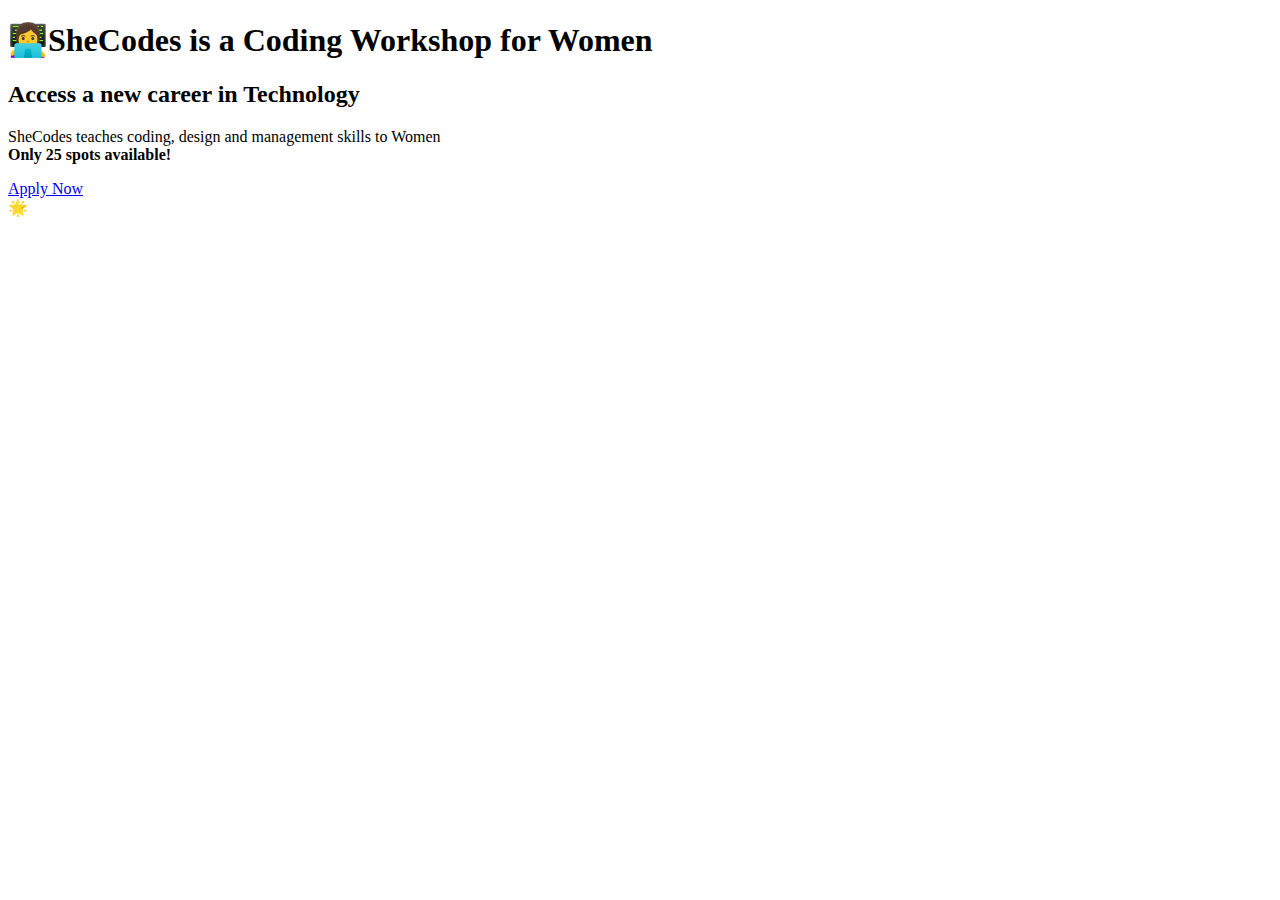
<file: SheCodes Plus/Week 01/SheCodesC2W1.html>
<!DOCTYPE html>
<html lang="en">
  <head>
    <meta charset="UTF-8" />
    <meta name="viewport" content="width=device-width, initial-scale=1.0" />
    <title>Challenge 2</title>
  </head>
  <body>
    <h1>👩‍💻SheCodes is a Coding Workshop for Women</h1>

    <h2>Access a new career in Technology</h2>

    <p>
      SheCodes teaches coding, design and management skills to Women
      <br />
      <strong>Only 25 spots available!</strong>
    </p>

    <a href="https://www.shecodesfoundation.org/candidates/new" target="_blank"
      >Apply Now</a
    >
    <br />
    🌟
  </body>
</html>
</file>
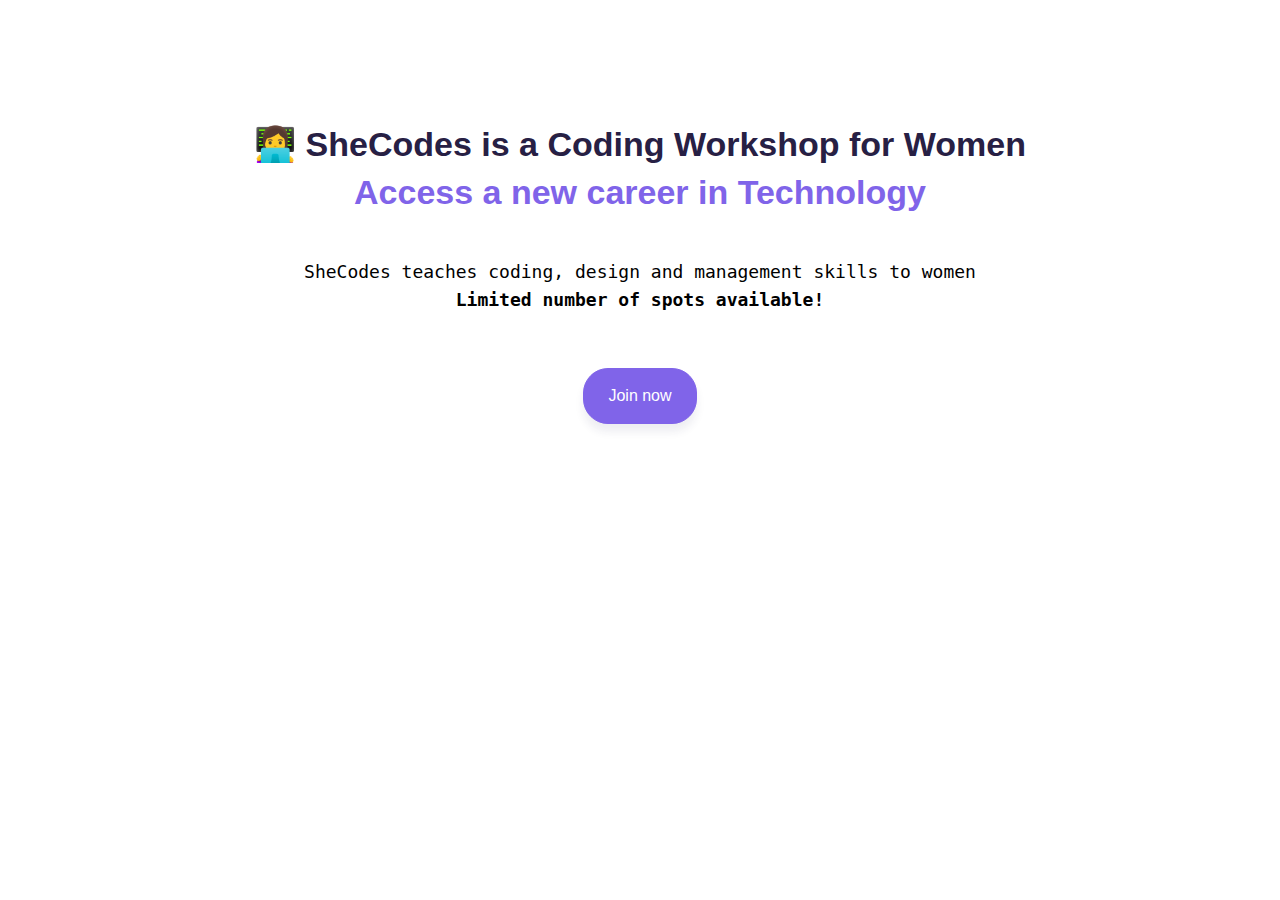
<file: SheCodes Plus/Week 01/SheCodesC3W1.html>
<!DOCTYPE html>
<html lang="en">
  <head>
    <meta charset="UTF-8" />
    <meta name="viewport" content="width=device-width, initial-scale=1.0" />
    <title>Challenge 3</title>

    <style>
      .demo {
        display: block;
        margin: 120px 0;
      }

      .text {
        display: block;
        text-align: center;
        font-family: Arial, Helvetica, sans-serif;
      }

      h1 {
        color: #272044;
        margin: 0;
        font-weight: 900;
        font-size: 34px;
        line-height: 48px;
      }

      h2 {
        color: #8064e9;
        margin: 0;
        padding: 0 0 24px;
        font-weight: 900;
        font-size: 34px;
        line-height: 48px;
      }

      p {
        font-size: 18px;
        line-height: 28px;
        font-family: monospace;
        margin: 18px 0;
      }

      .buttonWrap {
        display: block;
        text-align: center;
        font-family: Arial, Helvetica, sans-serif;
      }

      button {
        color: white;
        background: #8064e9;
        border: 1px solid #8064e9;
        font-size: 16px;
        line-height: 22px;
        padding: 16px 24px;
        border-radius: 25px;
        box-shadow: rgba(37, 39, 89, 0.08) 0px 8px 8px 0;
        transition: all 200ms ease;
      }

      button:hover {
        cursor: pointer;
        background: #5e41a7;
      }
    </style>
  </head>
  <body>
    <div class="demo">
      <div class="text">
        <h1>👩‍💻 SheCodes is a Coding Workshop for Women</h1>

        <h2>Access a new career in Technology</h2>

        <p>
          SheCodes teaches coding, design and management skills to women
          <br />
          <strong> Limited number of spots available! </strong>
        </p>
      </div>
      <br />
      <br />
      <div class="buttonWrap">
        <button>Join now</button>
      </div>
    </div>
  </body>
</html>
</file>
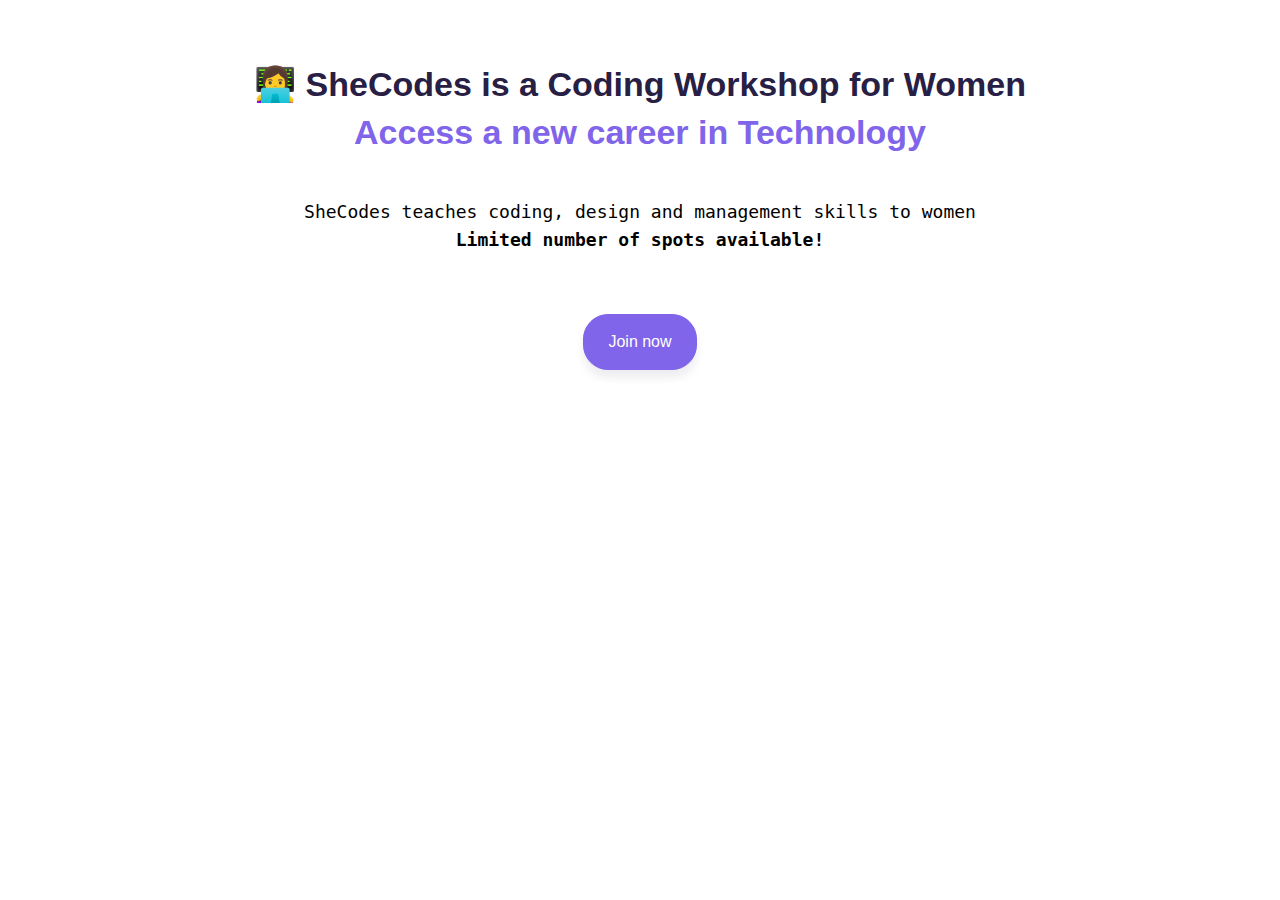
<file: SheCodes Plus/Week 01/SheCodesC4W1.html>
<!DOCTYPE html>
<html lang="en">
  <head>
    <meta charset="UTF-8" />
    <meta name="viewport" content="width=device-width, initial-scale=1.0" />
    <title>SheCodes</title>
    <style>
      div {
        font-family: Cerebri Sans, Helvetica, Arial, sans-serif;
      }

      header {
        display: block;
        text-align: center;
      }

      h1 {
        font-size: 34px;
        line-height: 48px;
        margin: 60px 0 0;
        font-weight: 900;
        color: #272044;
      }

      h2 {
        font-weight: 900;
        font-size: 34px;
        line-height: 48px;
        margin: 0;
        color: #8064e9;
        padding: 0 0 24px;
      }

      p {
        text-align: center;
        font-size: 18px;
        line-height: 28px;
        font-family: PT Mono, monospace;
      }

      .spots {
        font-weight: bold;
      }

      button {
        border-radius: 25px;
        border: 1px solid #8064e9;
        background: #8064e9;
        color: #fff;
        font-size: 16px;
        display: block;
        margin: 60px auto;
        line-height: 22px;
        padding: 16px 24px;
        text-decoration: none;
        transition: all 200ms ease;
        box-shadow: rgba(37, 39, 89, 0.08) 0px 8px 8px 0;
      }

      button:hover {
        cursor: pointer;
        background: #5e41a7;
      }
    </style>
  </head>
  <body>
    <div>
      <section class="text">
        <header>
          <h1>👩‍💻 SheCodes is a Coding Workshop for Women</h1>
          <h2>Access a new career in Technology</h2>
        </header>
        <p>
          SheCodes teaches coding, design and management skills to women
          <br />
          <span class="spots"> Limited number of spots available! </span>
        </p>
      </section>
      <section class="button">
        <footer>
          <button>Join now</button>
        </footer>
      </section>
    </div>
  </body>
</html>
</file>
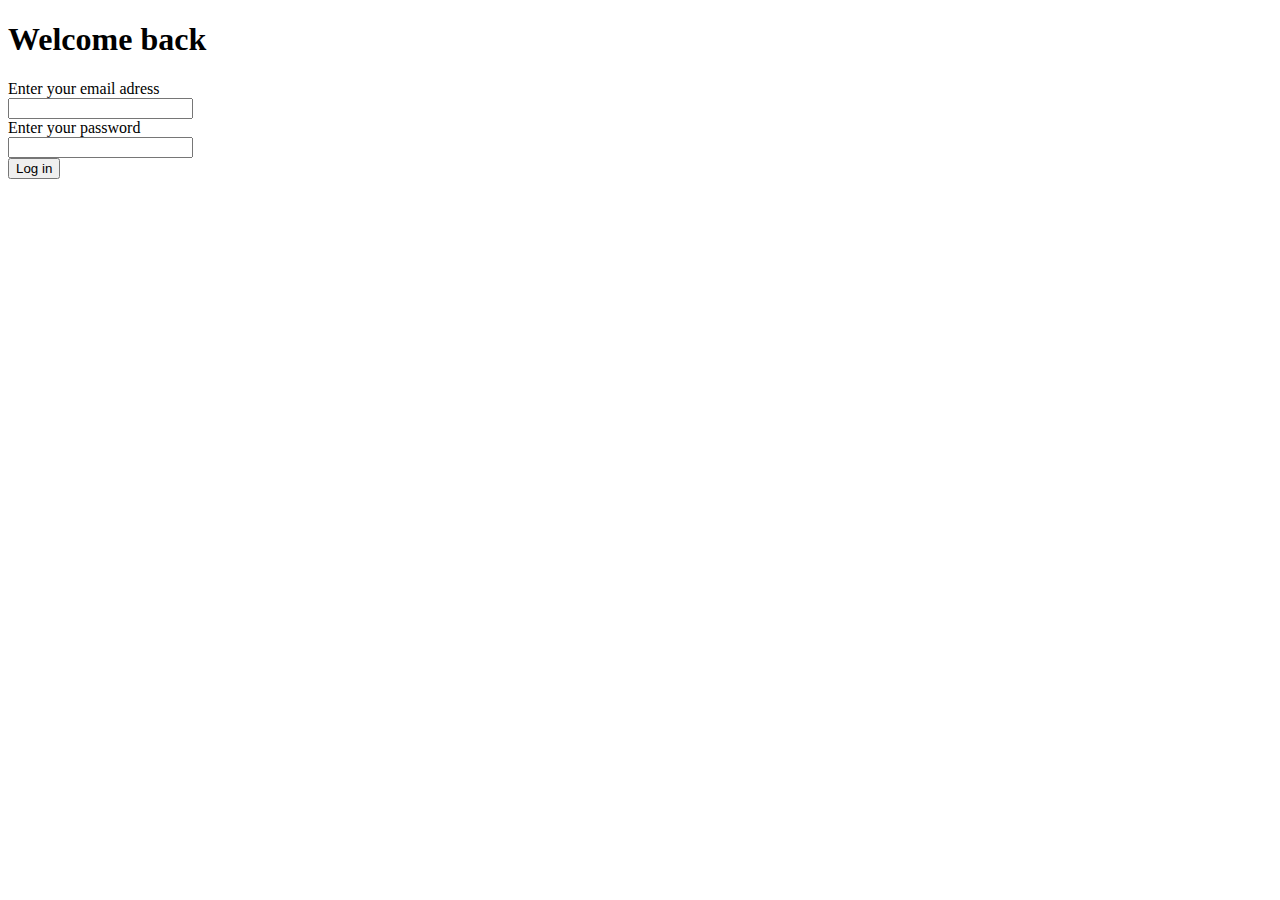
<file: SheCodes Plus/Week 01/SheCodesC5W1.html>
<!DOCTYPE html>
<html lang="en">
  <head>
    <meta charset="UTF-8" />
    <meta name="viewport" content="width=device-width, initial-scale=1.0" />
    <title>Challenge 5</title>
  </head>
  <body>
    <h1>Welcome back</h1>
    <form>
      <div class="mail">
        <label>Enter your email adress</label>
        <br />
        <input type="email" />
      </div>
      <div class="password">
        <label>Enter your password</label>
        <br />
        <input type="password" />
      </div>
      <div class="button">
        <input type="submit" value="Log in" />
      </div>
    </form>
  </body>
</html>
</file>
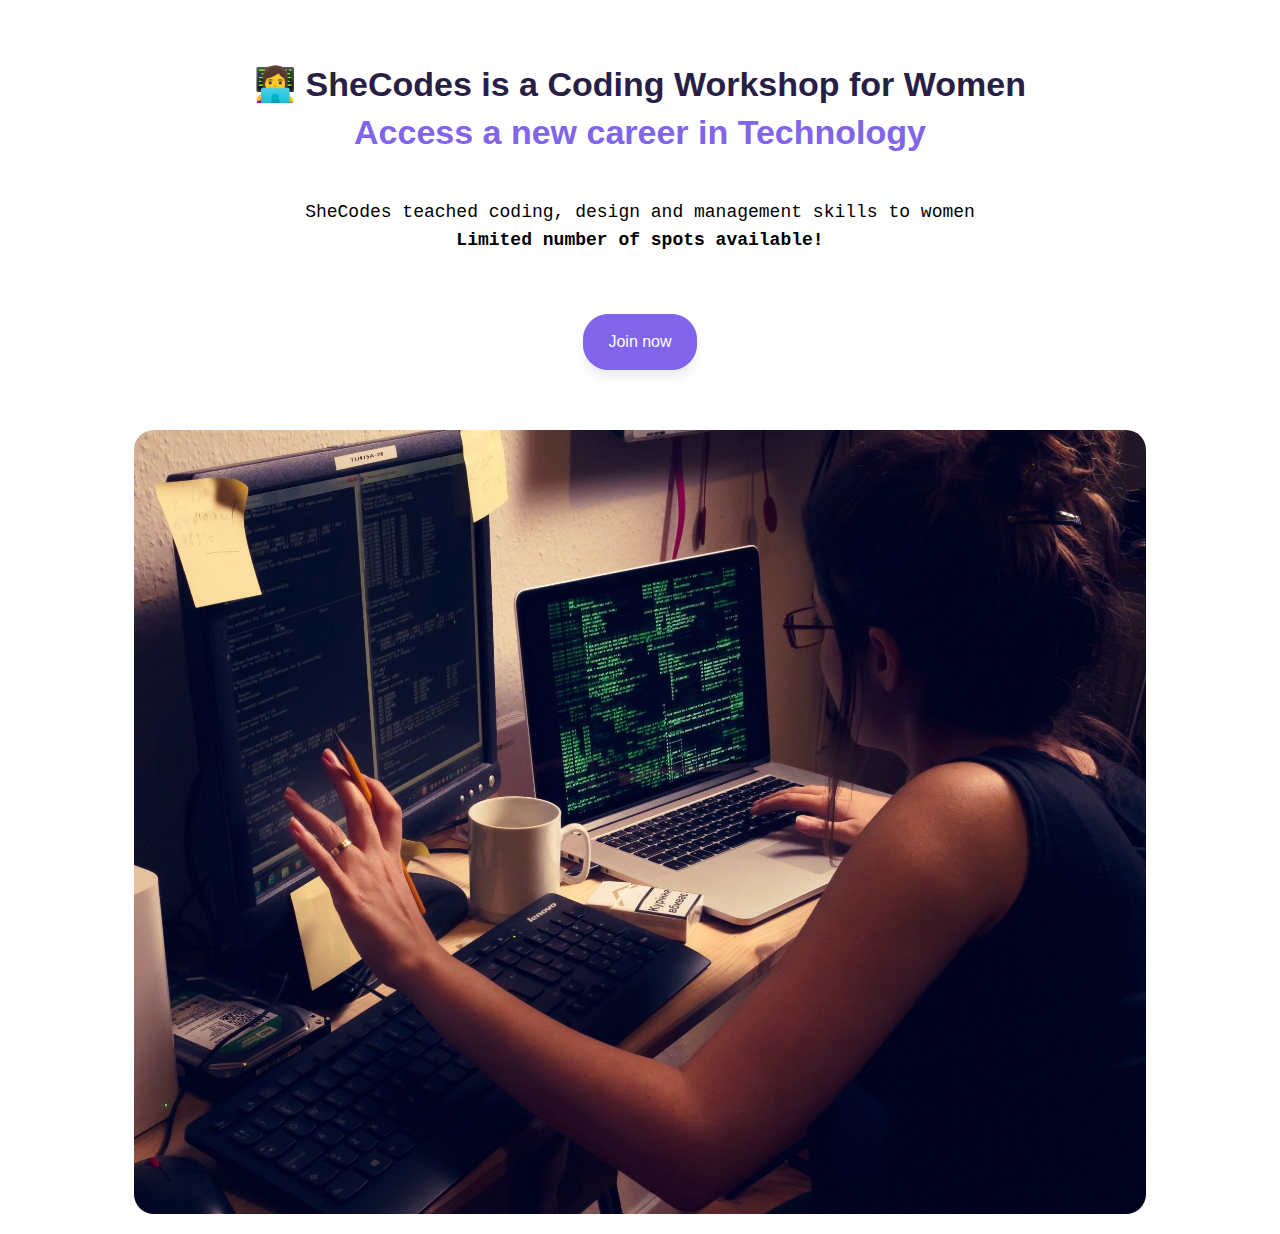
<file: SheCodes Plus/Week 01/SheCodesC6W1.html>
<!DOCTYPE html>
<html lang="en">
  <head>
    <meta charset="UTF-8" />
    <meta name="viewport" content="width=device-width, initial-scale=1.0" />
    <title>Challenge 6</title>
    <link rel="stylesheet" href="src/style.css" />
  </head>
  <body>
    <header>
      <h1>👩‍💻 SheCodes is a Coding Workshop for Women</h1>
      <h2>Access a new career in Technology</h2>
    </header>
    <section class="description">
      <p>
        SheCodes teached coding, design and management skills to women
        <br />
        <span class="limited-spots"> Limited number of spots available! </span>
      </p>
    </section>
    <footer>
      <div class="button-container">
        <button>Join now</button>
      </div>
      <img src="images/coder.jpg" alt="coder" />
    </footer>
  </body>
</html>
</file>
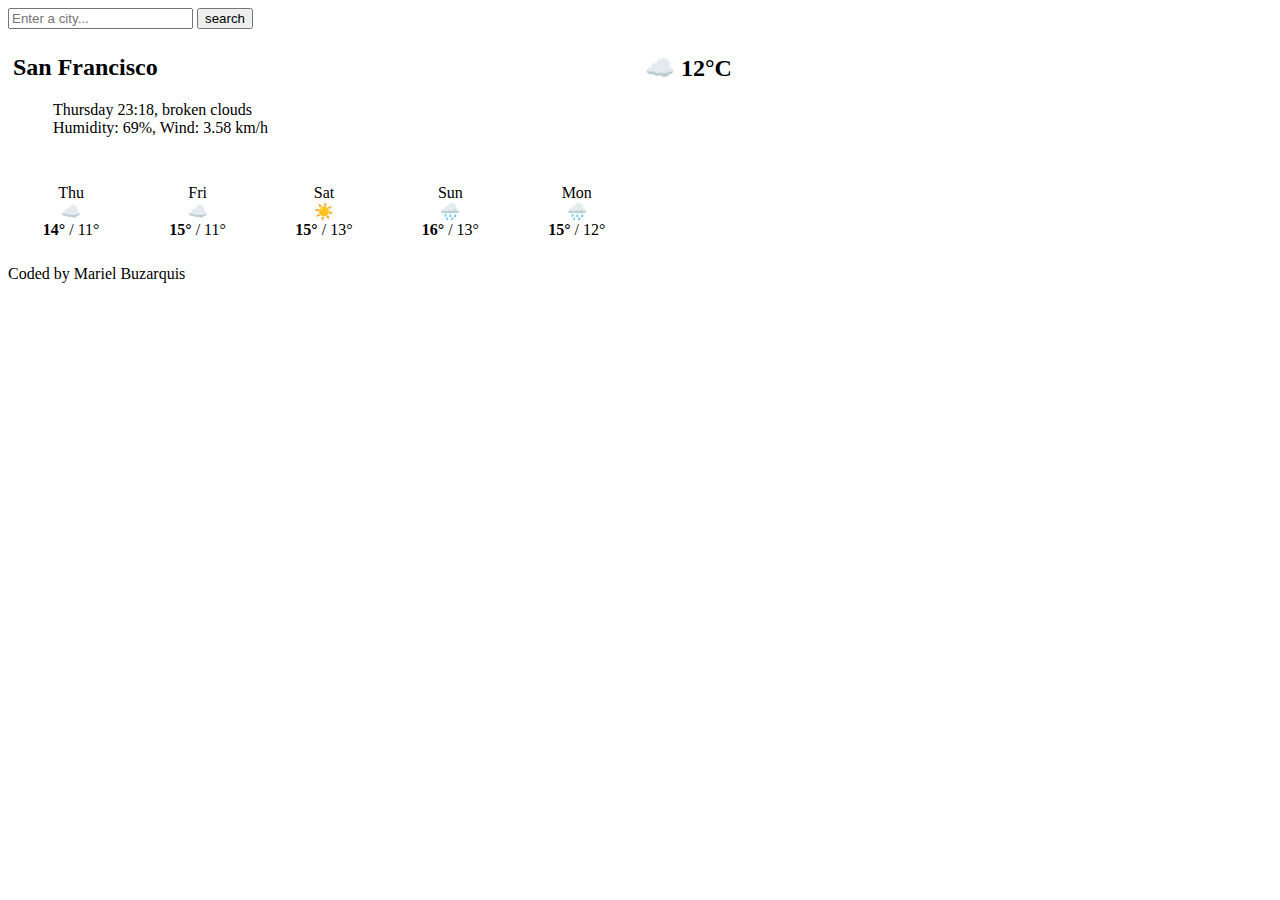
<file: SheCodes Plus/Week 01/SheCodesPlusHWWeek01.html>
<!DOCTYPE html>
<html lang="en">
  <head>
    <meta charset="UTF-8" />
    <meta name="viewport" content="width=device-width, initial-scale=1.0" />
    <title>SheCodes HW Week 1</title>
    <style>
      * {
        box-sizing: border-box;
      }

      .row {
        display: flex;
      }

      /* Create two equal columns that sits next to each other */
      .column {
        flex: 20%;
        padding: 5px;
      }

      ul {
        list-style-type: none;
        text-align: left;
      }

      .columnWeather {
        float: center;
        width: 10%;
        padding: 10px;
        text-align: center;
      }

      .row:after {
        content: "";
        display: table;
        clear: both;
      }
    </style>
  </head>
  <body>
    <div>
      <form>
        <input type="search" placeholder="Enter a city..." class="formInput" />
        <input type="submit" value="search" />
      </form>

      <div class="highlightWather">
        <div class="row">
          <div class="column">
            <h2>San Francisco</h2>
            <ul>
              <li class="dayHourWeather">Thursday 23:18, broken clouds</li>
              <li class="parameters">Humidity: 69%, Wind: 3.58 km/h</li>
            </ul>
          </div>
          <div class="column">
            <h2>☁️ 12°C</h2>
          </div>
        </div>
      </div>

      <div class="weatherColumns">
        <div class="row">
          <div class="columnWeather">
            <p>
              Thu
              <br />
              ☁️
              <br />
              <strong>14°</strong> / 11°
            </p>
          </div>
          <div class="columnWeather">
            <p>
              Fri
              <br />
              ☁️
              <br />
              <strong>15°</strong> / 11°
            </p>
          </div>
          <div class="columnWeather">
            <p>
              Sat
              <br />
              ☀️
              <br />
              <strong>15°</strong> / 13°
            </p>
          </div>
          <div class="columnWeather">
            <p>
              Sun
              <br />
              🌧️
              <br />
              <strong>16°</strong> / 13°
            </p>
          </div>
          <div class="columnWeather">
            <p>
              Mon
              <br />
              🌧️
              <br />
              <strong>15°</strong> / 12°
            </p>
          </div>
        </div>
      </div>

      <footer>Coded by Mariel Buzarquis</footer>
    </div>
  </body>
</html>
</file>
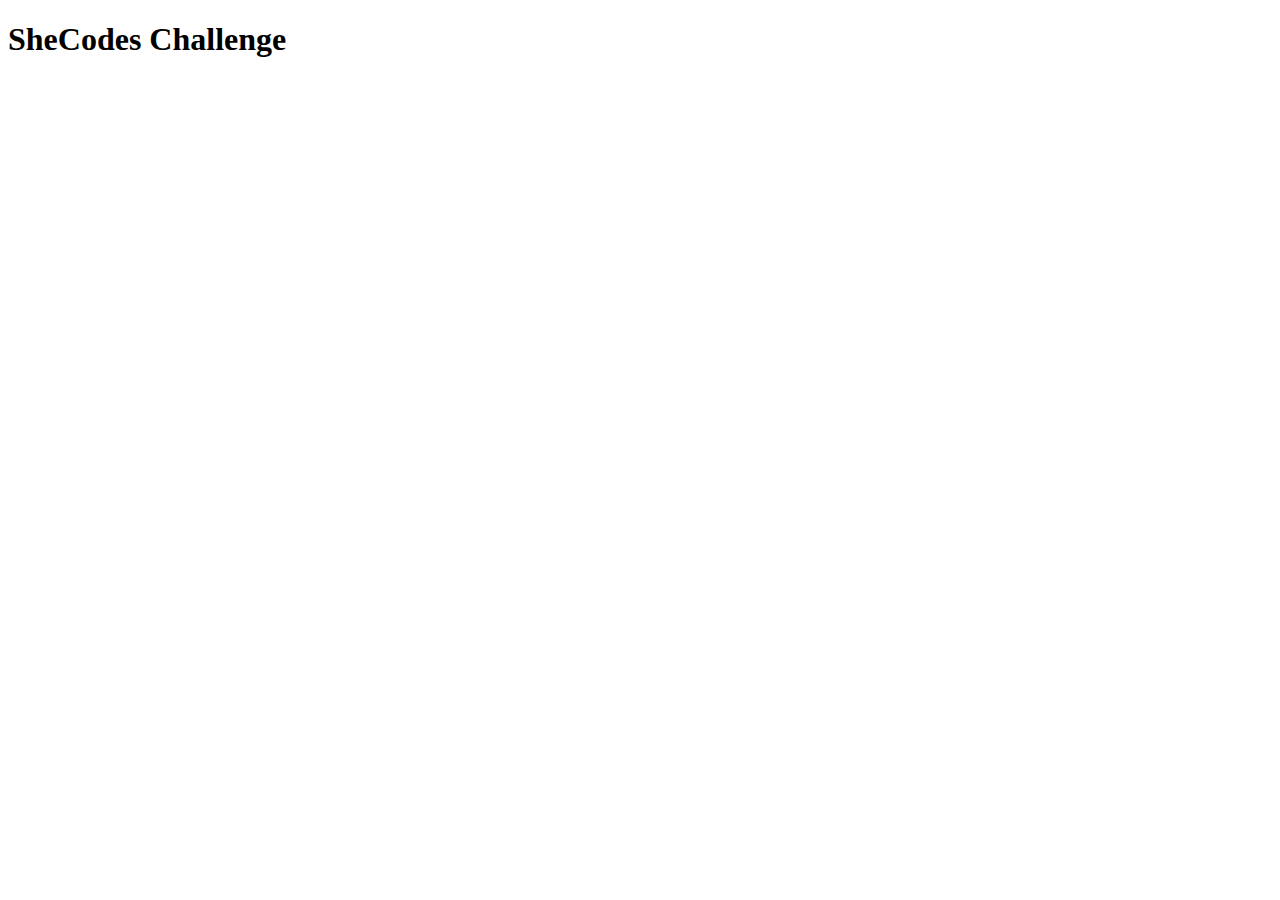
<file: SheCodes Plus/Week 03/SheCodesC2W3.html>
<!DOCTYPE html>
<html lang="en">
  <head>
    <meta charset="UTF-8" />
    <meta name="viewport" content="width=device-width, initial-scale=1.0" />
    <title>SheCodes Challenge 2</title>
  </head>
  <body>
    <h1>SheCodes Challenge</h1>

    <script>
      let name = prompt("What is your first name?");

      const answer = name.trim();

      if (answer.length > 0) {
        alert(`Welcome, ${answer}.`);
      } else {
        alert(`Too bad for you.`);
      }
    </script>
  </body>
</html>
</file>
<file: SheCodes Plus/Week 01/src/style.css>
body {
  font-family: Cerebri Sans, Helvetica, Arial, sans-serif;
}

h1,
h2 {
  text-align: center;
  font-size: 34px;
  line-height: 48px;
  font-weight: 900;
  margin: 0;
}

h1 {
  margin-top: 60px;
  color: #272044;
}

h2 {
  color: #8064e9;
  padding: 0 0 24px;
}

button {
  border-radius: 25px;
  border: 1px solid #8064e9;
  background: #8064e9;
  color: #fff;
  font-size: 16px;
  display: block;
  margin: 0 auto;
  line-height: 22px;
  padding: 16px 24px;
  text-decoration: none;
  transition: all 200ms ease;
  box-shadow: rgba(37, 39, 89, 0.08) 0px 8px 8px 0;
}

button:hover {
  cursor: pointer;
  background: #5e41a7;
}

.description p {
  text-align: center;
  font-size: 18px;
  line-height: 28px;
  font-family: PT Mono, monospace;
}

span.limited-spots {
  font-weight: bold;
}

div.button-container {
  margin: 60px 0;
}
img {
  display: block;
  margin: 0 auto;
  max-width: 80%;
  border-radius: 20px;
  margin-bottom: 20px;
}
</file>
